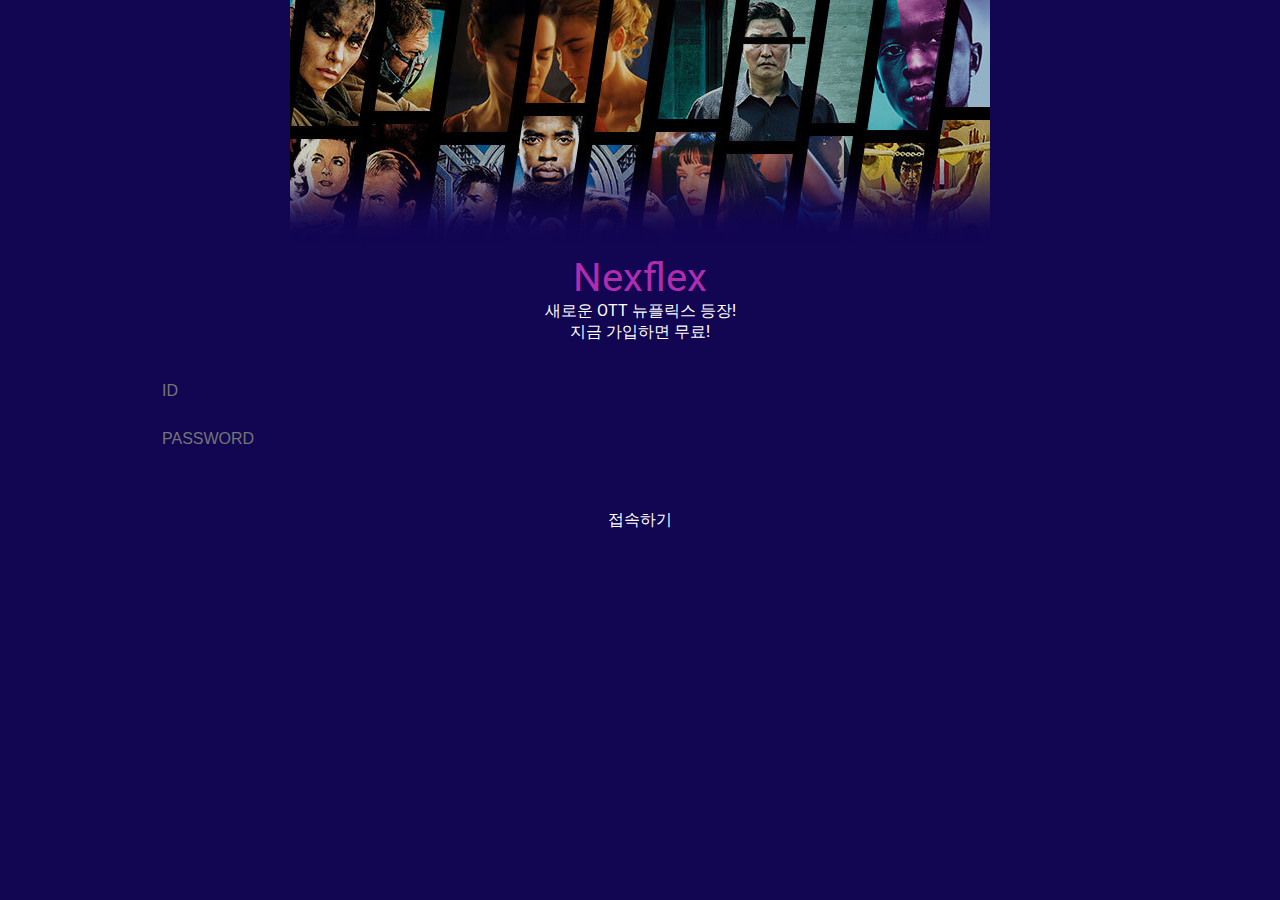
<file: index.html>
<!DOCTYPE html>
<html lang="en">
<head>
    <meta charset="UTF-8">
    <meta http-equiv="X-UA-Compatible" content="IE=edge">
    <meta name="viewport" content="width=device-width, initial-scale=1.0">
    <title>Newflex</title>
    <link rel="stylesheet" href="./css/login.css" />
</head>
<body>
    <div class="login-title">
        <img src="./img/login-img.png" class="login-img" />
        <h1 class="login-title_maintext">Nexflex</h1>
        <p class="login_subtext">
            새로운 OTT 뉴플릭스 등장! </br>
            지금 가입하면 무료!
        </p>
    </div>
    <form action="find.html" class="login-form">
        <input
        name="username"
        type="text"
        required
        autocomplete="off"
        placeholder="ID"
        />
        <input
        name="password"
        type="password"
        required
        autocomplete="off"
        placeholder="PASSWORD"
        />
        <input type="submit" value="접속하기" />
    </form>
</body>
</html>
</file>
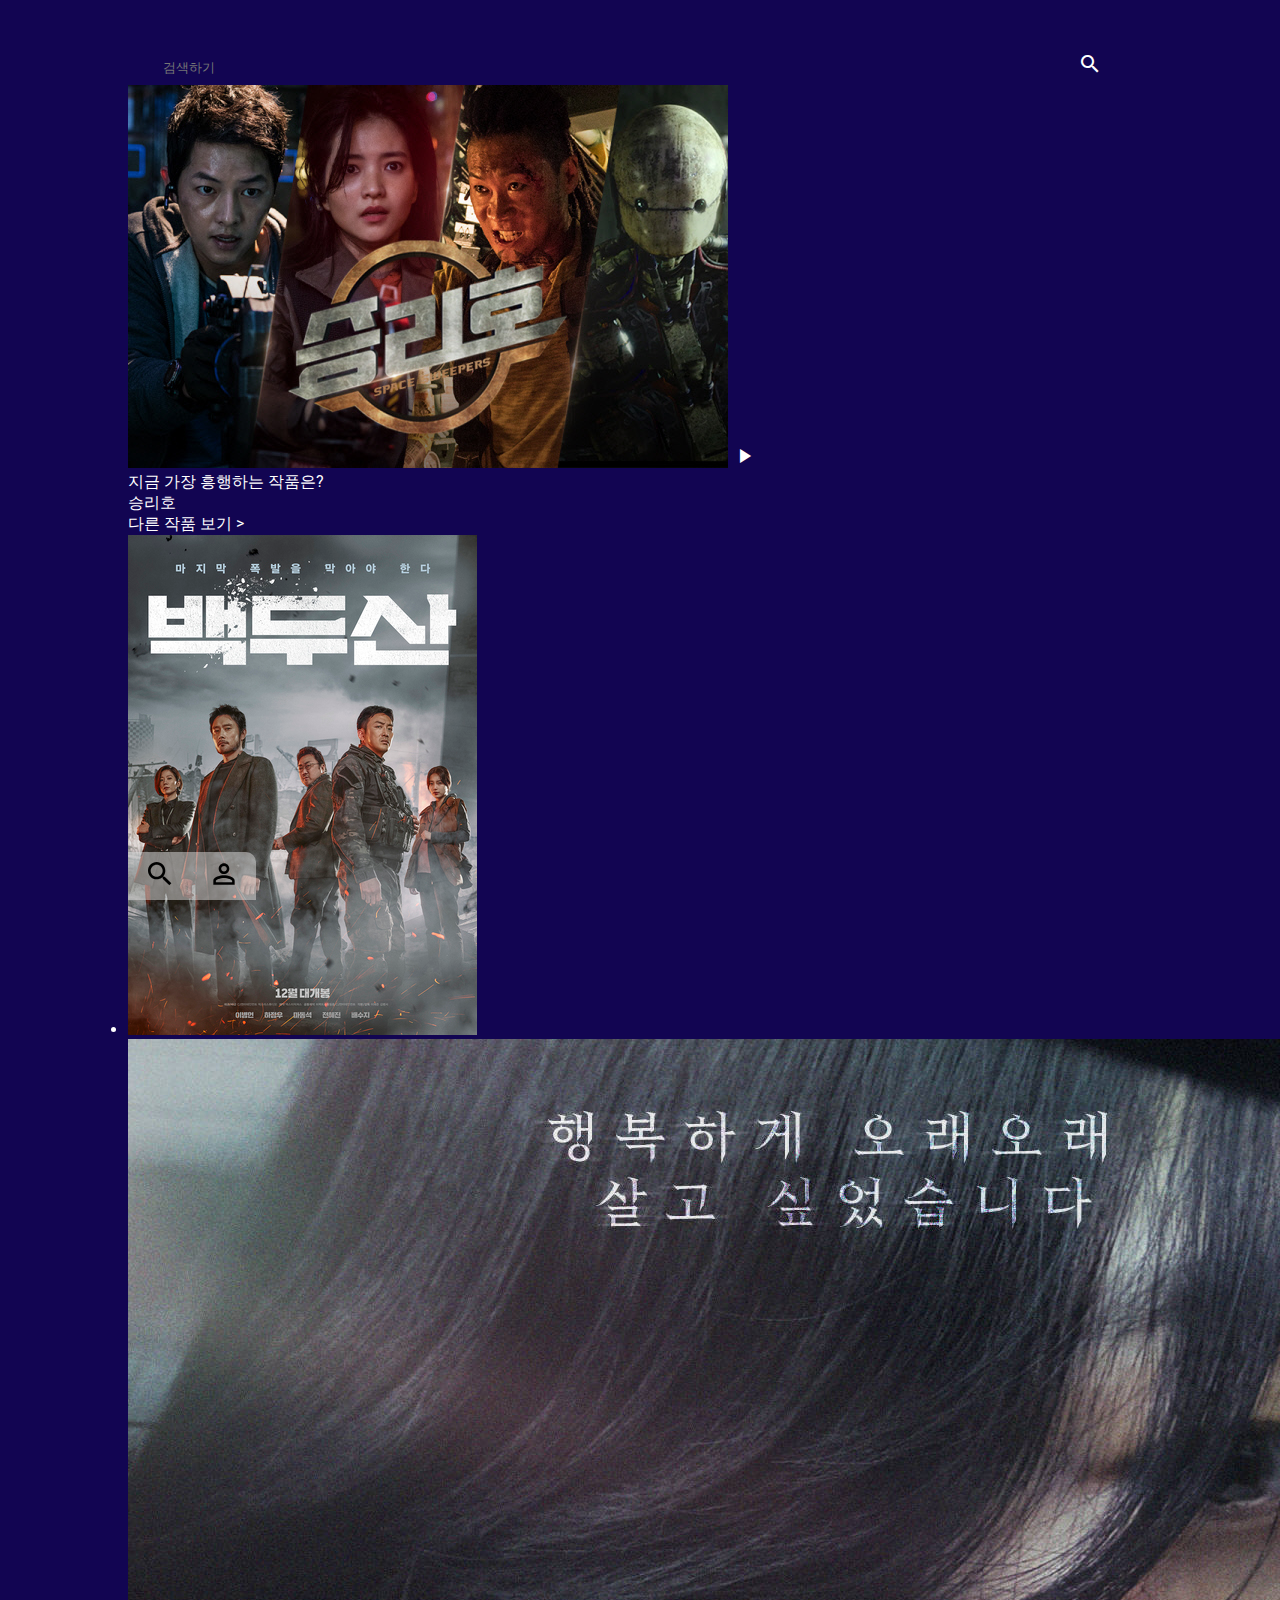
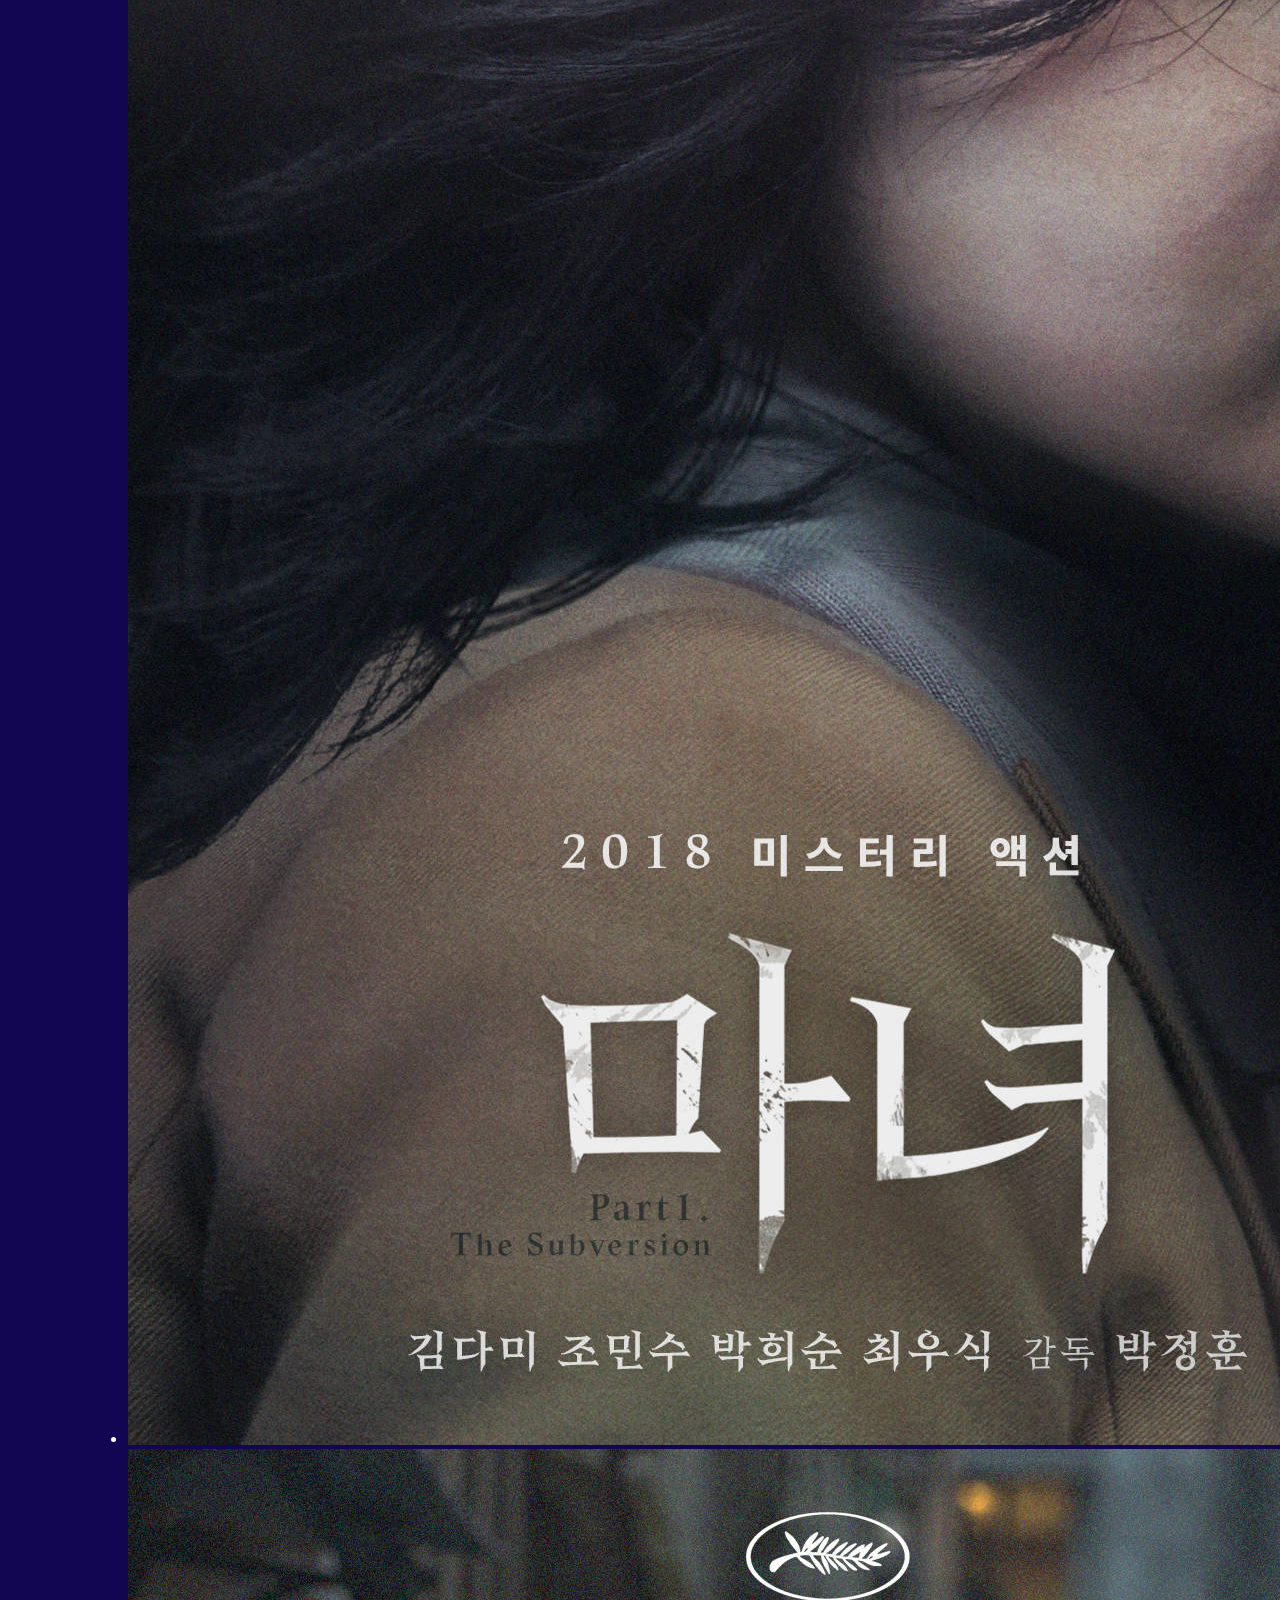
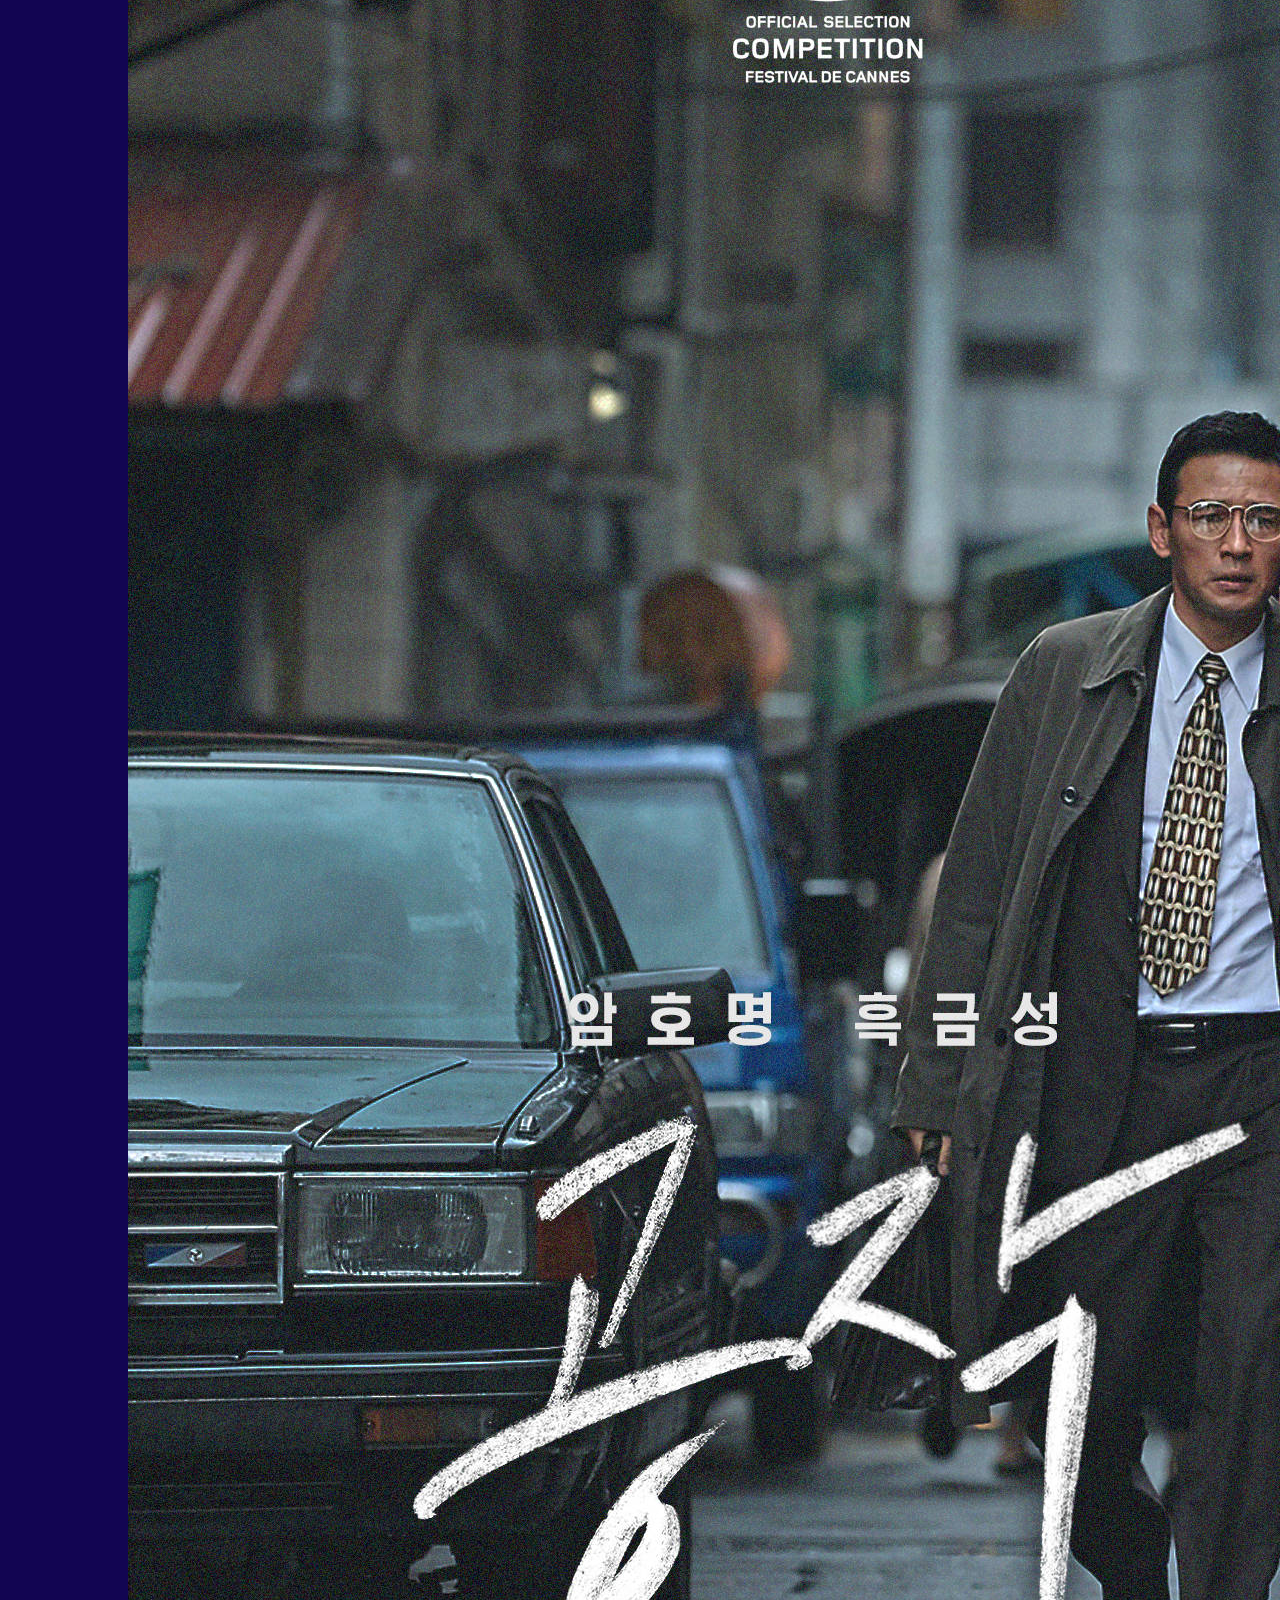
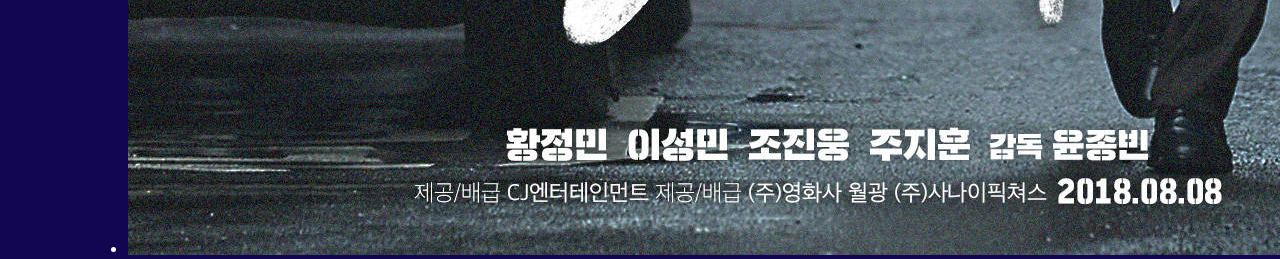
<file: find.html>
<!DOCTYPE html>
<html lang="en">
<head>
    <meta charset="UTF-8">
    <meta http-equiv="X-UA-Compatible" content="IE=edge">
    <meta name="viewport" content="width=device-width, initial-scale=1.0">
    <title>Find movie</title>
    <link rel="stylesheet" href="css/find.css" />
</head>
<body>
    <form class="find-search-bar-form">
        <div class="display-flex-center position-relative">
            <input class="find-search-bar" placeholder="검색하기" />
            <span class="material-icons-outlined">
                search
                </span>
        </div>
    </form>
    <div class="best-movie position_relative">
        <div class="best-movie_img-container">
            <img class="best-movie_img" src="./img/find-bestMovie-img.jpg">
            <span class="material-icons">play_arrow</span>
        </div>
        <div class="best-movie_title">
            <p class="best-movie_promotion-text">지금 가장 흥행하는 작품은?</p>
            <span class="best-movie_movie-name">승리호</span>
        </div>
    </div>
    <div>
        <div class="movie-recommendation">
            <span class="movie-recommendation__title">다른 작품 보기 ></span>
            <ul class="movie-recommendation__imges">
              <li>
                <img src="./img/find-movieRecommendation-01.jpg" />
              </li>
              <li>
                <img src="./img/find-movieRecommendation-02.jpg" />
              </li>
              <li>
                <img src="./img/find-movieRecommendation-03.jpg" />
              </li>
            </ul>
          </div>
    </div>
    <div class="nevigation-bar">
        <a href="find.html">
            <span class="material-icons-outlined find-icon-clicked"> search</span>
        </a>
        <a href="mypage.html">
            <span class="material-icons-outlined"> person_outline </span>
        </a>
    </div>
    </body>
</body>
</html>
</file>
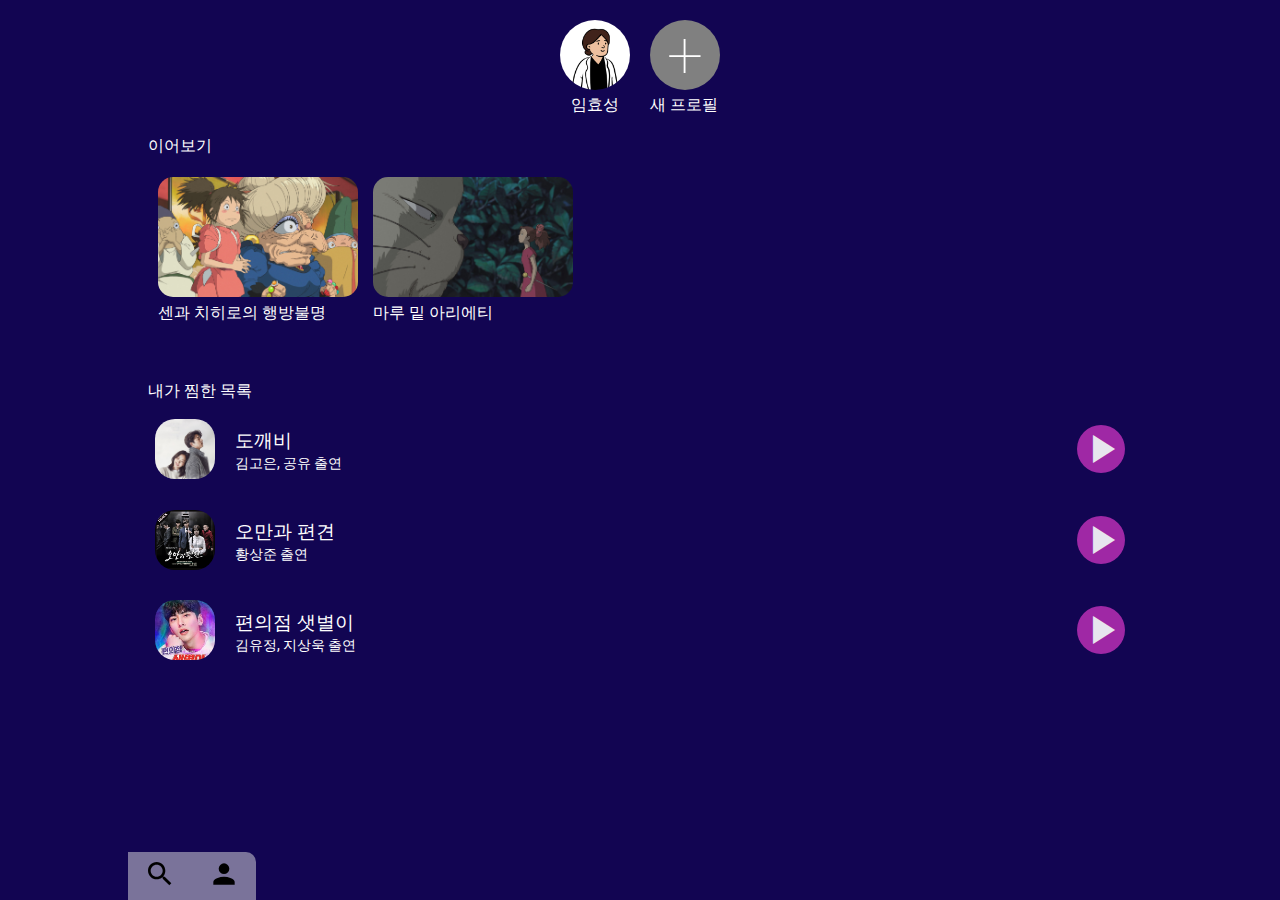
<file: mypage.html>
<!DOCTYPE html>
<html lang="ko">
<head>
    <meta charset="UTF-8">
    <meta http-equiv="X-UA-Compatible" content="IE=edge">
    <meta name="viewport" content="width=device-width, initial-scale=1.0">
    <title>My page</title>
    <link rel="stylesheet" href="./css/mypage.css" />
</head>
<body>
    <div class="display-flex-center">  <!--(4)-->
        <div class="user-component position-relative display-flex-center">  <!--(1)-->
          <img src="./img/mypage-profile.jpg" class="user-component__profile" />
          <div class="user-component__id">임효성</div>
        </div>
        <div class="user-component">
          <div
            class="user-component__profile add-profile-btn display-flex-center"
          > <!--(3)-->
            <span>+</span>
          </div>
          <div class="user-component__id">새 프로필</div>
        </div>
      </div> 
      <div class="continue-watching">  <!--(1)-->
        <p class="continue-watching__header">이어보기</p> <!--(2)-->
        <ul class="continue-watching__imges">  <!--(3)-->
          <li>
            <div class="continue-watching__card"> <!--(4)-->
              <img src="./img/mypage-continueWatch-01.jpg" />
              <span class="continue-watching__title">센과 치히로의 행방불명</span>
            </div>
          </li>
 
          <li>
            <div class="continue-watching__card">
              <img src="./img/mypage-continueWatch-02.jpg" />
              <span class="continue-watching__title">마루 밑 아리에티</span>
            </div>
          </li>
        </ul>
      </div>
      <div class="wishlist">  <!--(1)-->
        <p class="wishlist__header">내가 찜한 목록</p>  <!--(2)-->
        <div class="wishlist-container">  <!--(3)-->
          <div class="wishlist-item">   <!--(4)-->
            <div>   <!--(5)-->
              <img src="./img/mypage-wishlist-01.jpg" class="wishlist__img" />
            </div>
            <div class="wishlist-info">
              <span class="wishlist__title">도깨비</span>
              <span class="wishlist__subtitle">김고은, 공유 출연</span>
            </div>
            <div class="wishlist-play-btn">
              <span class="material-icons"> play_arrow </span>
            </div>
          </div>
          <div class="wishlist-item">
            <div>
              <img src="./img/mypage-wishlist-02.jpg" class="wishlist__img" />
            </div>
            <div class="wishlist-info">
              <span class="wishlist__title">오만과 편견</span>
              <span class="wishlist__subtitle">황상준 출연</span>
            </div>
            <div class="wishlist-play-btn">
              <span class="material-icons"> play_arrow </span>
            </div>
          </div>
  
          <div class="wishlist-item">
            <div>
              <img src="./img/mypage-wishlist-03.jpg" class="wishlist__img" />
            </div>
            <div class="wishlist-info">
              <span class="wishlist__title">편의점 샛별이</span>
              <span class="wishlist__subtitle">김유정, 지상욱 출연</span>
            </div>
            <div class="wishlist-play-btn">
              <span class="material-icons"> play_arrow </span>
            </div>
          </div>
        </div>
      </div>  
      <div class="nevigation-bar">
        <a href="find.html">
          <span class="material-icons-outlined"> search </span>
        </a>
        <a href="mypage.html">
          <span class="material-icons"> person </span>
        </a>
      </div>
</body>
</html>
</file>
<file: css/login.css>
@import url(./global.css);

 .login-title {
   text-align: center;
 }
 .login-title_maintext {
     font-size: 2.5rem;
     color: var(--purple);
 }
 .login-title_subtext {
     font-size: 0.9rem;
     font-weight: 100;
 }
 html,
 body {
     overflow: hidden;
 }
 .login-form {
    display: flex;
    flex-direction: column;
    margin: 1.5rem;
 }
 .login-form input {
    padding: 15px 0;
    margin: 0 10px;
    background-color: var(--background-purple);
    font-size: 1em;
 }
 .login-form input:not([type="submit"]) {
    color: white;
    border-bottom: 1px solid var(--border-color);
    transition: border-color 0.3s ease-in-out;
 }
 .login-form input:focus {
    border-color: white;
 }
 .login-form input[type="submit"] {
   color: white;
   background-color: var(--darkpurple);
   border-radius: 20px;
   margin-top: 2rem;
   transition: background-color 0.2s ease-in-out;
 }
 .login-form input[type="submit"]:active {
    background-color: var(--purple);
 }
</file>
<file: css/find.css>
@import "./global.css";

.find-search-bar-form {
    padding: 0 25px; /* 검색바 간격 조정 */
}
.find-search-bar-form div {
    width: 100%; /* 검색바 길이 조정 */
}
.find-search-bar {
    margin-top: 50px; /*검색바 윗 간격 조절*/
    background-color: var(--darkpurple);
    border-radius: 25px;
    width: 100%; /*검색바 길이 조정 */
    padding: 10px;
    color: white; /*입력시 글씨 하얗게 */
    transition: background-color 0.3s ease-in-out;
}
.find-search-bar:focus {
    background-color: #594374;
}
.find-search-bar-form span {
    position: absolute; /*relative를 기준으로 위치 조정 */
    font: 1rem;
    bottom: 0.55rem;
    right: 25px; /*오른쪽으로 부터 25px 떨어짐 */
}

.best-movie__img-container { /*이미지 컨테이너의 간격을 조정합니다.  */
    padding: 0 20px;
    margin: 20px 0;
    display: flex;
    justify-content: center;
}
.best-movie__img { /*사진 크기를 조장합니다.*/
    width: 22rem;
    height: 12rem;
    border-radius: 25px;
}
.best-movie__img-container span { /*플레이 아이콘의 스타일 및 크기 지정 */
    position: absolute; /*position: relative의 값을 가진 곳을 기준으로 움직임 */
    background-color: var(--purple);
    border-radius: 50%;
    left: calc(50% + 5rem);
    font-size: 5rem;
    bottom: 3.2rem;
  }
  /*텍스트의 스타일 및 크기를 지정 */
  .best-movie__title {
    padding-left: 25px;
  }
  .best-movie__promotion-title {
    font-size: 14px;
  }
  .best-movie__movie-name {
    color: var(--purple);
    font-size: 40px;
    font-weight: 600;
  }
</file>
<file: css/mypage.css>
@import "./global.css";

.user-component {
    padding: 20px 10px;
    flex-direction: column;
  }
  .user-component__profile {
    width: 70px;
    height: 70px;
    border-radius: 50%;
  }
  .user-component__id {
    padding-top: 0.3rem;
    font-size: 1rem;
  }
  .add-profile-btn {
    background-color: gray;
    width: 70px;
    height: 70px;
    font-size: 4rem;
    font-weight: 100;
    color: white;
  }
  .continue-watching__imges img { 
    width: 200px;
    height: 120px;  /* (1) */
    border-radius: 15px;
    object-fit: cover; /*가로세로 비율을 유지한 채로 지정한 크기 맞춤 */
  }
  .continue-watching { /* (2) */
    margin-bottom: 25px;
    padding: 0 20px;
    padding-bottom: 10px;
  }
  .continue-watching__imges { /* (3) */
    list-style: none;
    display: flex;
    overflow-x: auto;
  }
  .continue-watching__card { /* (4) */
    background-color: var(--darkpurple);
    padding: 5px;
    border-radius: 15px;
  }
  .continue-watching__header { /* (5) */
    margin-bottom: 15px;
  }
  .continue-watching__imges li { /* (5) */
    margin-left: 5px;
  }
  .continue-watching__title { /* (6) */
    display: block; /* 사진과 텍스트 사이 간격 조절 */
    margin: 2px 0;
  }
  .wishlist__img { /* (1) */
    width: 60px;
    height: 60px;
    border-radius: 20px;
  }
  .wishlist__header {  /* (2) */
    border-top: 1px solid var(--border-color);
    padding-top: 15px;
    margin-bottom: 10px;
  }
  .wishlist-item {  /* (3) */
    margin-bottom: 0.8rem;
    display: flex;
    align-items: center;
    justify-content: space-between;
    background-color: var(--darkpurple);
    padding: 7px;
    border-radius: 15px;
  }
  .wishlist-info {   /* (4) */
    display: flex;
    flex-direction: column;
    width: 100%;
    padding-left: 20px;
  }
  .wishlist__title {   /* (4) */
    font-size: 1.2rem;
  }
  .wishlist__subtitle {   /* (4) */
    font-size: 0.9rem;
  }
  .wishlist-play-btn span {  /* (5) */
    background-color: var(--purple);
    border-radius: 50%;
    opacity: 0.9;
    font-size: 3rem;
  }
  .wishlist {  /* (6) */
    padding: 0 20px 10px 20px;
  }
</file>
